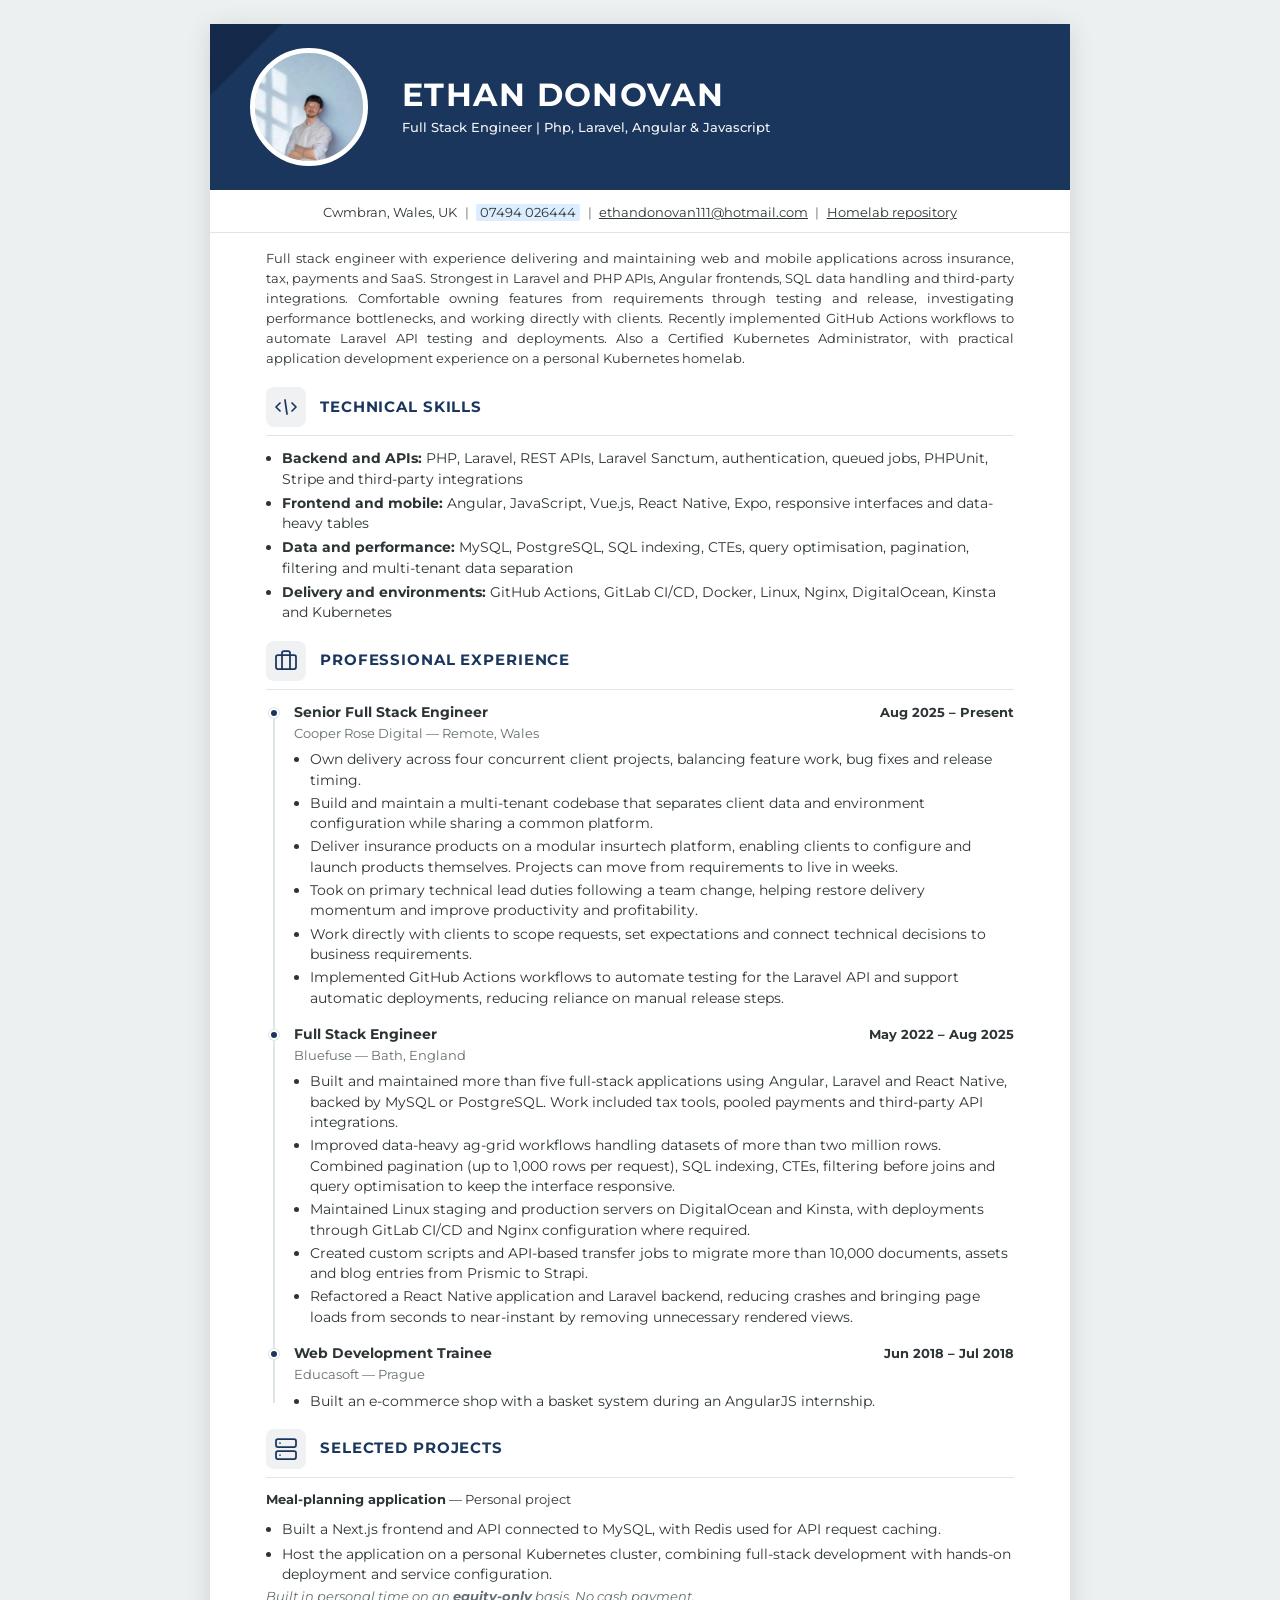
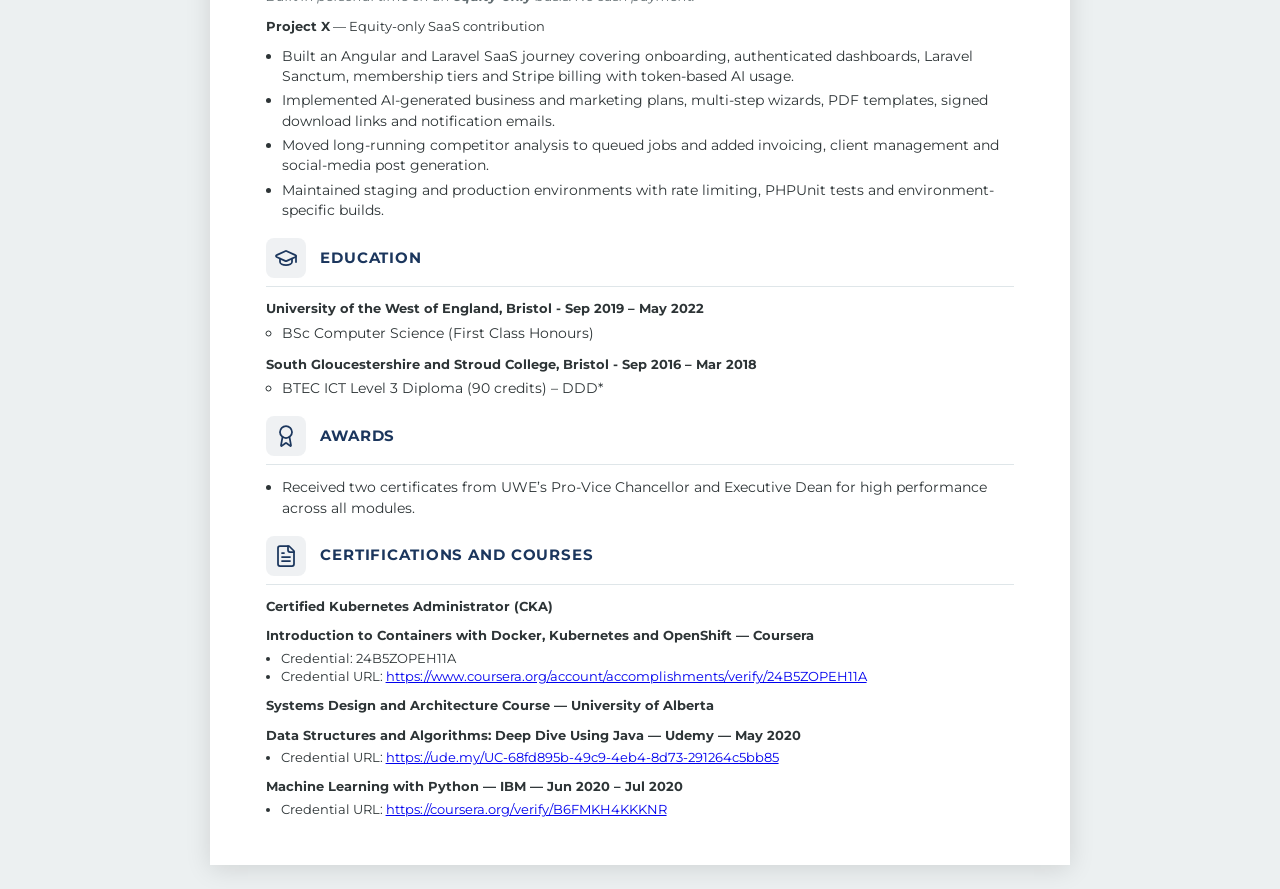
<file: cv/index.html>
<!DOCTYPE html>
<html lang="en">
  <head>
    <meta charset="UTF-8" />
    <meta name="viewport" content="width=device-width, initial-scale=1.0" />
    <title>Ethan Donovan — Full Stack CV</title>
    <link rel="preconnect" href="https://fonts.googleapis.com" />
    <link rel="preconnect" href="https://fonts.gstatic.com" crossorigin />
    <link
      href="https://fonts.googleapis.com/css2?family=Montserrat:wght@400;500;600;700&display=swap"
      rel="stylesheet"
    />
    <link rel="stylesheet" href="styles.css" />
  </head>
  <body>
    <article class="cv">
      <header class="cv-header">
        <div class="cv-header__triangle" aria-hidden="true"></div>
        <img
          class="cv-header__photo"
          src="assets/profile.png"
          alt="Ethan Donovan"
          width="118"
          height="118"
        />
        <div class="cv-header__identity">
          <h1 class="cv-header__name">ETHAN DONOVAN</h1>
          <p class="cv-header__title">
            Full Stack Engineer | Php, Laravel, Angular &amp; Javascript
          </p>
        </div>
      </header>

      <div class="cv-contact">
        <span>Cwmbran, Wales, UK</span>
        <span class="cv-contact__sep">|</span>
        <span class="cv-contact__phone">07494 026444</span>
        <span class="cv-contact__sep">|</span>
        <a href="mailto:ethandonovan111@hotmail.com">ethandonovan111@hotmail.com</a>
        <span class="cv-contact__sep">|</span>
        <a href="https://github.com/SoberBluee/homelab" target="_blank" rel="noopener"
          >Homelab repository</a
        >
      </div>

      <div class="cv-body">
        <p class="cv-summary">
          Full stack engineer with experience delivering and maintaining web and mobile
          applications across insurance, tax, payments and SaaS. Strongest in Laravel and
          PHP APIs, Angular frontends, SQL data handling and third-party integrations.
          Comfortable owning features from requirements through testing and release,
          investigating performance bottlenecks, and working directly with clients.
          Recently implemented GitHub Actions workflows to automate Laravel API testing
          and deployments. Also a Certified Kubernetes Administrator, with practical
          application development experience on a personal Kubernetes homelab.
        </p>

        <section class="cv-section" aria-labelledby="skills-heading">
          <div class="cv-section__head">
            <span class="cv-section__icon" aria-hidden="true">
              <svg class="cv-icon" xmlns="http://www.w3.org/2000/svg" viewBox="0 0 24 24">
                <path d="m18 16 4-4-4-4" />
                <path d="m6 8-4 4 4 4" />
                <path d="M11 5 L13 19" />
              </svg>
            </span>
            <h2 id="skills-heading" class="cv-section__title">TECHNICAL SKILLS</h2>
          </div>
          <hr class="cv-section__rule" />
          <ul class="cv-list cv-skills">
            <li>
              <strong>Backend and APIs:</strong> PHP, Laravel, REST APIs, Laravel Sanctum,
              authentication, queued jobs, PHPUnit, Stripe and third-party integrations
            </li>
            <li>
              <strong>Frontend and mobile:</strong> Angular, JavaScript, Vue.js, React
              Native, Expo, responsive interfaces and data-heavy tables
            </li>
            <li>
              <strong>Data and performance:</strong> MySQL, PostgreSQL, SQL indexing, CTEs,
              query optimisation, pagination, filtering and multi-tenant data separation
            </li>
            <li>
              <strong>Delivery and environments:</strong> GitHub Actions, GitLab CI/CD,
              Docker, Linux, Nginx, DigitalOcean, Kinsta and Kubernetes
            </li>
          </ul>
        </section>

        <section class="cv-section" aria-labelledby="experience-heading">
          <div class="cv-section__head">
            <span class="cv-section__icon" aria-hidden="true">
              <svg class="cv-icon" xmlns="http://www.w3.org/2000/svg" viewBox="0 0 24 24">
                <path d="M16 20V4a2 2 0 0 0-2-2h-4a2 2 0 0 0-2 2v16" />
                <rect width="20" height="14" x="2" y="6" rx="2" />
              </svg>
            </span>
            <h2 id="experience-heading" class="cv-section__title">
              PROFESSIONAL EXPERIENCE
            </h2>
          </div>
          <hr class="cv-section__rule" />

          <div class="cv-timeline">
            <article class="cv-job">
              <div class="cv-job__row">
                <h3 class="cv-job__role">Senior Full Stack Engineer</h3>
                <p class="cv-job__dates">Aug 2025 – Present</p>
              </div>
              <p class="cv-job__org">Cooper Rose Digital — Remote, Wales</p>
              <ul class="cv-job__bullets">
                <li>
                  Own delivery across four concurrent client projects, balancing feature
                  work, bug fixes and release timing.
                </li>
                <li>
                  Build and maintain a multi-tenant codebase that separates client data
                  and environment configuration while sharing a common platform.
                </li>
                <li>
                  Deliver insurance products on a modular insurtech platform, enabling
                  clients to configure and launch products themselves. Projects can move
                  from requirements to live in weeks.
                </li>
                <li>
                  Took on primary technical lead duties following a team change, helping
                  restore delivery momentum and improve productivity and profitability.
                </li>
                <li>
                  Work directly with clients to scope requests, set expectations and
                  connect technical decisions to business requirements.
                </li>
                <li>
                  Implemented GitHub Actions workflows to automate testing for the Laravel
                  API and support automatic deployments, reducing reliance on manual
                  release steps.
                </li>
              </ul>
            </article>

            <article class="cv-job">
              <div class="cv-job__row">
                <h3 class="cv-job__role">Full Stack Engineer</h3>
                <p class="cv-job__dates">May 2022 – Aug 2025</p>
              </div>
              <p class="cv-job__org">Bluefuse — Bath, England</p>
              <ul class="cv-job__bullets">
                <li>
                  Built and maintained more than five full-stack applications using
                  Angular, Laravel and React Native, backed by MySQL or PostgreSQL. Work
                  included tax tools, pooled payments and third-party API integrations.
                </li>
                <li>
                  Improved data-heavy ag-grid workflows handling datasets of more than two
                  million rows. Combined pagination (up to 1,000 rows per request), SQL
                  indexing, CTEs, filtering before joins and query optimisation to keep
                  the interface responsive.
                </li>
                <li>
                  Maintained Linux staging and production servers on DigitalOcean and
                  Kinsta, with deployments through GitLab CI/CD and Nginx configuration
                  where required.
                </li>
                <li>
                  Created custom scripts and API-based transfer jobs to migrate more than
                  10,000 documents, assets and blog entries from Prismic to Strapi.
                </li>
                <li>
                  Refactored a React Native application and Laravel backend, reducing
                  crashes and bringing page loads from seconds to near-instant by removing
                  unnecessary rendered views.
                </li>
              </ul>
            </article>

            <article class="cv-job">
              <div class="cv-job__row">
                <h3 class="cv-job__role">Web Development Trainee</h3>
                <p class="cv-job__dates">Jun 2018 – Jul 2018</p>
              </div>
              <p class="cv-job__org">Educasoft — Prague</p>
              <ul class="cv-job__bullets">
                <li>
                  Built an e-commerce shop with a basket system during an AngularJS
                  internship.
                </li>
              </ul>
            </article>
          </div>
        </section>

        <section class="cv-section" aria-labelledby="projects-heading">
          <div class="cv-section__head">
            <span class="cv-section__icon" aria-hidden="true">
              <svg class="cv-icon" xmlns="http://www.w3.org/2000/svg" viewBox="0 0 24 24">
                <rect width="20" height="8" x="2" y="2" rx="2" />
                <rect width="20" height="8" x="2" y="14" rx="2" />
                <path d="M6 6h.01" />
                <path d="M6 18h.01" />
              </svg>
            </span>
            <h2 id="projects-heading" class="cv-section__title">SELECTED PROJECTS</h2>
          </div>
          <hr class="cv-section__rule" />

          <p class="cv-freelance__project">
            <strong>Meal-planning application</strong> — Personal project
          </p>
          <ul class="cv-list">
            <li>
              Built a Next.js frontend and API connected to MySQL, with Redis used for API
              request caching.
            </li>
            <li>
              Host the application on a personal Kubernetes cluster, combining full-stack
              development with hands-on deployment and service configuration.
            </li>
          </ul>

          <p class="cv-section__note">
            Built in personal time on an <strong>equity-only</strong> basis. No cash
            payment.
          </p>
          <p class="cv-freelance__project">
            <strong>Project X</strong> — Equity-only SaaS contribution
          </p>
          <ul class="cv-list">
            <li>
              Built an Angular and Laravel SaaS journey covering onboarding, authenticated
              dashboards, Laravel Sanctum, membership tiers and Stripe billing with
              token-based AI usage.
            </li>
            <li>
              Implemented AI-generated business and marketing plans, multi-step wizards,
              PDF templates, signed download links and notification emails.
            </li>
            <li>
              Moved long-running competitor analysis to queued jobs and added invoicing,
              client management and social-media post generation.
            </li>
            <li>
              Maintained staging and production environments with rate limiting, PHPUnit
              tests and environment-specific builds.
            </li>
          </ul>
        </section>

        <section class="cv-section" aria-labelledby="education-heading">
          <div class="cv-section__head">
            <span class="cv-section__icon" aria-hidden="true">
              <svg class="cv-icon" xmlns="http://www.w3.org/2000/svg" viewBox="0 0 24 24">
                <path d="M21.42 10.922a1 1 0 0 0-.019-1.838L12.83 5.18a2 2 0 0 0-1.66 0L2.6 9.084a1 1 0 0 0 0 1.838l8.57 3.908a2 2 0 0 0 1.66 0z" />
                <path d="M22 10v6" />
                <path d="M6 12.5V16a6 3 0 0 0 12 0v-3.5" />
              </svg>
            </span>
            <h2 id="education-heading" class="cv-section__title">EDUCATION</h2>
          </div>
          <hr class="cv-section__rule" />

          <div class="cv-edu">
            <p class="cv-edu__school">
              University of the West of England, Bristol - Sep 2019 – May 2022
            </p>
            <ul class="cv-list cv-list--nested">
              <li>BSc Computer Science (First Class Honours)</li>
            </ul>
          </div>

          <div class="cv-edu">
            <p class="cv-edu__school">
              South Gloucestershire and Stroud College, Bristol - Sep 2016 – Mar 2018
            </p>
            <ul class="cv-list cv-list--nested">
              <li>BTEC ICT Level 3 Diploma (90 credits) – DDD*</li>
            </ul>
          </div>
        </section>

        <section class="cv-section" aria-labelledby="awards-heading">
          <div class="cv-section__head">
            <span class="cv-section__icon" aria-hidden="true">
              <svg class="cv-icon" xmlns="http://www.w3.org/2000/svg" viewBox="0 0 24 24">
                <path d="m15.477 12.89 1.515 8.526a.5.5 0 0 1-.81.47l-3.58-2.687a1 1 0 0 0-1.197 0l-3.586 2.686a.5.5 0 0 1-.81-.469l1.514-8.526" />
                <circle cx="12" cy="8" r="6" />
              </svg>
            </span>
            <h2 id="awards-heading" class="cv-section__title">AWARDS</h2>
          </div>
          <hr class="cv-section__rule" />
          <ul class="cv-awards">
            <li>
              Received two certificates from UWE’s Pro-Vice Chancellor and Executive Dean
              for high performance across all modules.
            </li>
          </ul>
        </section>

        <section class="cv-section" aria-labelledby="certs-heading">
          <div class="cv-section__head">
            <span class="cv-section__icon" aria-hidden="true">
              <svg class="cv-icon" xmlns="http://www.w3.org/2000/svg" viewBox="0 0 24 24">
                <path d="M15 2H6a2 2 0 0 0-2 2v16a2 2 0 0 0 2 2h12a2 2 0 0 0 2-2V7Z" />
                <path d="M14 2v4a2 2 0 0 0 2 2h4" />
                <path d="M10 9H8" />
                <path d="M16 13H8" />
                <path d="M16 17H8" />
              </svg>
            </span>
            <h2 id="certs-heading" class="cv-section__title">CERTIFICATIONS AND COURSES</h2>
          </div>
          <hr class="cv-section__rule" />

          <div class="cv-cert">
            <p class="cv-cert__title">Certified Kubernetes Administrator (CKA)</p>
          </div>

          <div class="cv-cert">
            <p class="cv-cert__title">
              Introduction to Containers with Docker, Kubernetes and OpenShift — Coursera
            </p>
            <ul class="cv-cert__meta">
              <li>Credential: 24B5ZOPEH11A</li>
              <li>
                Credential URL:
                <a href="https://www.coursera.org/account/accomplishments/verify/24B5ZOPEH11A"
                  >https://www.coursera.org/account/accomplishments/verify/24B5ZOPEH11A</a
                >
              </li>
            </ul>
          </div>

          <div class="cv-cert">
            <p class="cv-cert__title">
              Systems Design and Architecture Course — University of Alberta
            </p>
          </div>

          <div class="cv-cert">
            <p class="cv-cert__title">
              Data Structures and Algorithms: Deep Dive Using Java — Udemy — May 2020
            </p>
            <ul class="cv-cert__meta">
              <li>
                Credential URL:
                <a href="https://ude.my/UC-68fd895b-49c9-4eb4-8d73-291264c5bb85"
                  >https://ude.my/UC-68fd895b-49c9-4eb4-8d73-291264c5bb85</a
                >
              </li>
            </ul>
          </div>

          <div class="cv-cert">
            <p class="cv-cert__title">
              Machine Learning with Python — IBM — Jun 2020 – Jul 2020
            </p>
            <ul class="cv-cert__meta">
              <li>
                Credential URL:
                <a href="https://coursera.org/verify/B6FMKH4KKKNR"
                  >https://coursera.org/verify/B6FMKH4KKKNR</a
                >
              </li>
            </ul>
          </div>
        </section>
      </div>
    </article>
  </body>
</html>
</file>
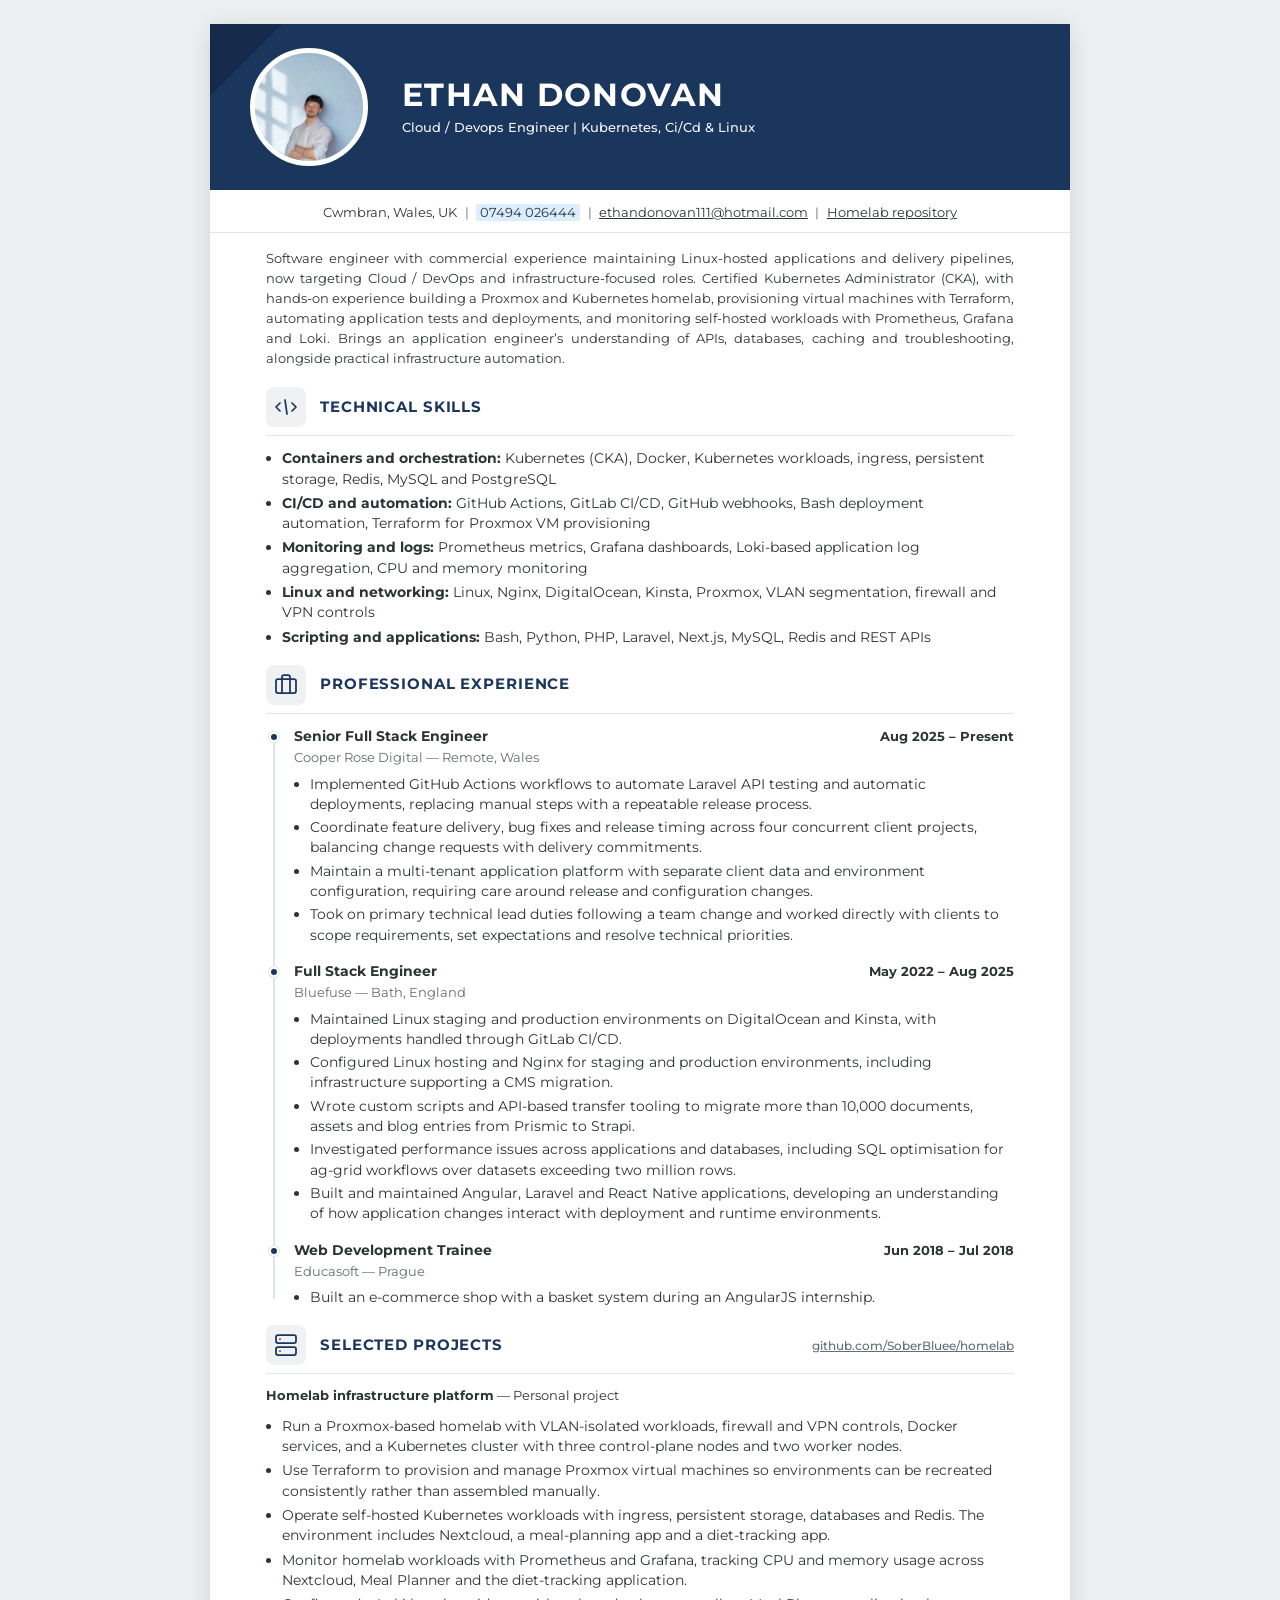
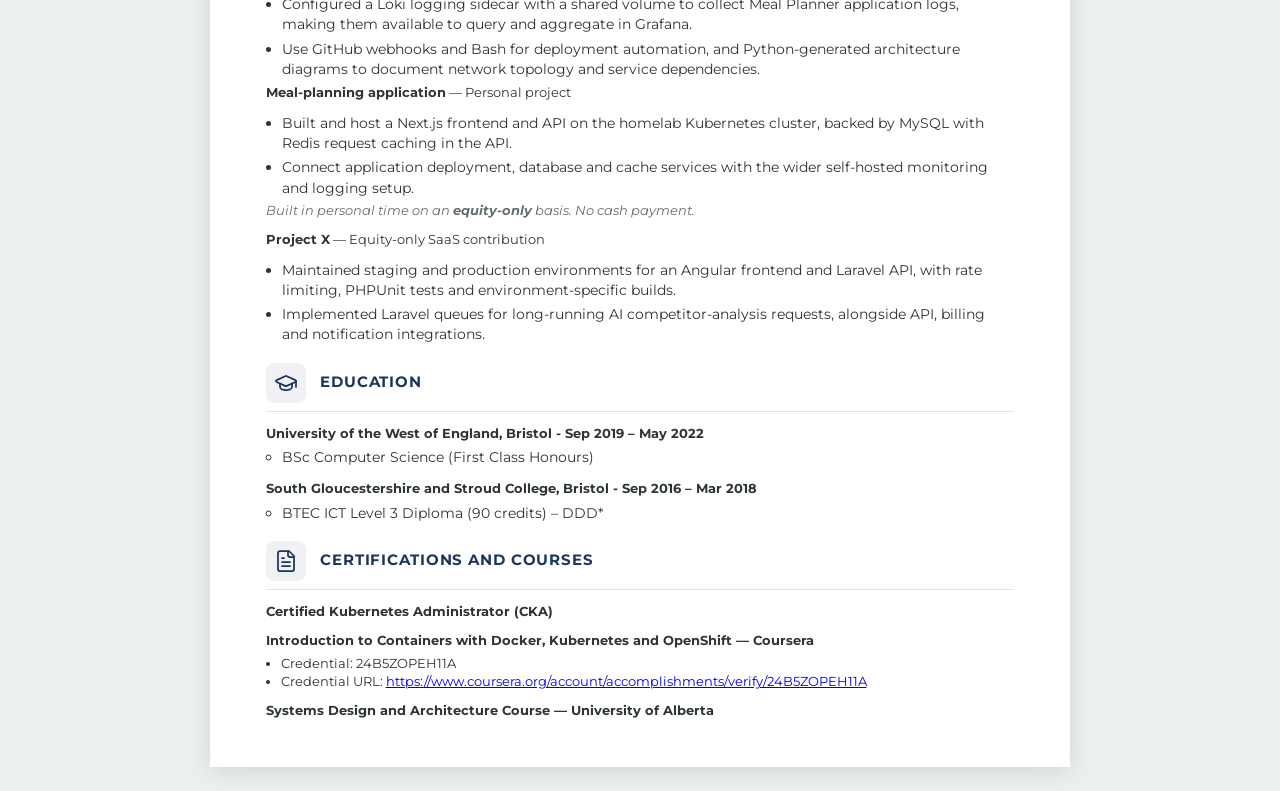
<file: cv/cloud-devops.html>
<!DOCTYPE html>
<html lang="en">
  <head>
    <meta charset="UTF-8" />
    <meta name="viewport" content="width=device-width, initial-scale=1.0" />
    <title>Ethan Donovan — Cloud / DevOps CV</title>
    <link rel="preconnect" href="https://fonts.googleapis.com" />
    <link rel="preconnect" href="https://fonts.gstatic.com" crossorigin />
    <link
      href="https://fonts.googleapis.com/css2?family=Montserrat:wght@400;500;600;700&display=swap"
      rel="stylesheet"
    />
    <link rel="stylesheet" href="styles.css" />
  </head>
  <body>
    <article class="cv">
      <header class="cv-header">
        <div class="cv-header__triangle" aria-hidden="true"></div>
        <img
          class="cv-header__photo"
          src="assets/profile.png"
          alt="Ethan Donovan"
          width="118"
          height="118"
        />
        <div class="cv-header__identity">
          <h1 class="cv-header__name">ETHAN DONOVAN</h1>
          <p class="cv-header__title">
            Cloud / Devops Engineer | Kubernetes, Ci/Cd &amp; Linux
          </p>
        </div>
      </header>

      <div class="cv-contact">
        <span>Cwmbran, Wales, UK</span>
        <span class="cv-contact__sep">|</span>
        <span class="cv-contact__phone">07494 026444</span>
        <span class="cv-contact__sep">|</span>
        <a href="mailto:ethandonovan111@hotmail.com">ethandonovan111@hotmail.com</a>
        <span class="cv-contact__sep">|</span>
        <a href="https://github.com/SoberBluee/homelab" target="_blank" rel="noopener"
          >Homelab repository</a
        >
      </div>

      <div class="cv-body">
        <p class="cv-summary">
          Software engineer with commercial experience maintaining Linux-hosted
          applications and delivery pipelines, now targeting Cloud / DevOps and
          infrastructure-focused roles. Certified Kubernetes Administrator (CKA), with
          hands-on experience building a Proxmox and Kubernetes homelab, provisioning
          virtual machines with Terraform, automating application tests and deployments,
          and monitoring self-hosted workloads with Prometheus, Grafana and Loki. Brings
          an application engineer’s understanding of APIs, databases, caching and
          troubleshooting, alongside practical infrastructure automation.
        </p>

        <section class="cv-section" aria-labelledby="skills-heading">
          <div class="cv-section__head">
            <span class="cv-section__icon" aria-hidden="true">
              <svg class="cv-icon" xmlns="http://www.w3.org/2000/svg" viewBox="0 0 24 24">
                <path d="m18 16 4-4-4-4" />
                <path d="m6 8-4 4 4 4" />
                <path d="M11 5 L13 19" />
              </svg>
            </span>
            <h2 id="skills-heading" class="cv-section__title">TECHNICAL SKILLS</h2>
          </div>
          <hr class="cv-section__rule" />
          <ul class="cv-list cv-skills">
            <li>
              <strong>Containers and orchestration:</strong> Kubernetes (CKA), Docker,
              Kubernetes workloads, ingress, persistent storage, Redis, MySQL and
              PostgreSQL
            </li>
            <li>
              <strong>CI/CD and automation:</strong> GitHub Actions, GitLab CI/CD, GitHub
              webhooks, Bash deployment automation, Terraform for Proxmox VM provisioning
            </li>
            <li>
              <strong>Monitoring and logs:</strong> Prometheus metrics, Grafana dashboards,
              Loki-based application log aggregation, CPU and memory monitoring
            </li>
            <li>
              <strong>Linux and networking:</strong> Linux, Nginx, DigitalOcean, Kinsta,
              Proxmox, VLAN segmentation, firewall and VPN controls
            </li>
            <li>
              <strong>Scripting and applications:</strong> Bash, Python, PHP, Laravel,
              Next.js, MySQL, Redis and REST APIs
            </li>
          </ul>
        </section>

        <section class="cv-section" aria-labelledby="experience-heading">
          <div class="cv-section__head">
            <span class="cv-section__icon" aria-hidden="true">
              <svg class="cv-icon" xmlns="http://www.w3.org/2000/svg" viewBox="0 0 24 24">
                <path d="M16 20V4a2 2 0 0 0-2-2h-4a2 2 0 0 0-2 2v16" />
                <rect width="20" height="14" x="2" y="6" rx="2" />
              </svg>
            </span>
            <h2 id="experience-heading" class="cv-section__title">
              PROFESSIONAL EXPERIENCE
            </h2>
          </div>
          <hr class="cv-section__rule" />

          <div class="cv-timeline">
            <article class="cv-job">
              <div class="cv-job__row">
                <h3 class="cv-job__role">Senior Full Stack Engineer</h3>
                <p class="cv-job__dates">Aug 2025 – Present</p>
              </div>
              <p class="cv-job__org">Cooper Rose Digital — Remote, Wales</p>
              <ul class="cv-job__bullets">
                <li>
                  Implemented GitHub Actions workflows to automate Laravel API testing and
                  automatic deployments, replacing manual steps with a repeatable release
                  process.
                </li>
                <li>
                  Coordinate feature delivery, bug fixes and release timing across four
                  concurrent client projects, balancing change requests with delivery
                  commitments.
                </li>
                <li>
                  Maintain a multi-tenant application platform with separate client data
                  and environment configuration, requiring care around release and
                  configuration changes.
                </li>
                <li>
                  Took on primary technical lead duties following a team change and worked
                  directly with clients to scope requirements, set expectations and resolve
                  technical priorities.
                </li>
              </ul>
            </article>

            <article class="cv-job">
              <div class="cv-job__row">
                <h3 class="cv-job__role">Full Stack Engineer</h3>
                <p class="cv-job__dates">May 2022 – Aug 2025</p>
              </div>
              <p class="cv-job__org">Bluefuse — Bath, England</p>
              <ul class="cv-job__bullets">
                <li>
                  Maintained Linux staging and production environments on DigitalOcean and
                  Kinsta, with deployments handled through GitLab CI/CD.
                </li>
                <li>
                  Configured Linux hosting and Nginx for staging and production
                  environments, including infrastructure supporting a CMS migration.
                </li>
                <li>
                  Wrote custom scripts and API-based transfer tooling to migrate more than
                  10,000 documents, assets and blog entries from Prismic to Strapi.
                </li>
                <li>
                  Investigated performance issues across applications and databases,
                  including SQL optimisation for ag-grid workflows over datasets exceeding
                  two million rows.
                </li>
                <li>
                  Built and maintained Angular, Laravel and React Native applications,
                  developing an understanding of how application changes interact with
                  deployment and runtime environments.
                </li>
              </ul>
            </article>

            <article class="cv-job">
              <div class="cv-job__row">
                <h3 class="cv-job__role">Web Development Trainee</h3>
                <p class="cv-job__dates">Jun 2018 – Jul 2018</p>
              </div>
              <p class="cv-job__org">Educasoft — Prague</p>
              <ul class="cv-job__bullets">
                <li>
                  Built an e-commerce shop with a basket system during an AngularJS
                  internship.
                </li>
              </ul>
            </article>
          </div>
        </section>

        <section class="cv-section" aria-labelledby="projects-heading">
          <div class="cv-section__head">
            <span class="cv-section__icon" aria-hidden="true">
              <svg class="cv-icon" xmlns="http://www.w3.org/2000/svg" viewBox="0 0 24 24">
                <rect width="20" height="8" x="2" y="2" rx="2" />
                <rect width="20" height="8" x="2" y="14" rx="2" />
                <path d="M6 6h.01" />
                <path d="M6 18h.01" />
              </svg>
            </span>
            <h2 id="projects-heading" class="cv-section__title">SELECTED PROJECTS</h2>
            <a
              class="cv-section__link"
              href="https://github.com/SoberBluee/homelab"
              target="_blank"
              rel="noopener noreferrer"
              >github.com/SoberBluee/homelab</a
            >
          </div>
          <hr class="cv-section__rule" />

          <p class="cv-freelance__project">
            <strong>Homelab infrastructure platform</strong> — Personal project
          </p>
          <ul class="cv-list">
            <li>
              Run a Proxmox-based homelab with VLAN-isolated workloads, firewall and VPN
              controls, Docker services, and a Kubernetes cluster with three control-plane
              nodes and two worker nodes.
            </li>
            <li>
              Use Terraform to provision and manage Proxmox virtual machines so
              environments can be recreated consistently rather than assembled manually.
            </li>
            <li>
              Operate self-hosted Kubernetes workloads with ingress, persistent storage,
              databases and Redis. The environment includes Nextcloud, a meal-planning app
              and a diet-tracking app.
            </li>
            <li>
              Monitor homelab workloads with Prometheus and Grafana, tracking CPU and
              memory usage across Nextcloud, Meal Planner and the diet-tracking
              application.
            </li>
            <li>
              Configured a Loki logging sidecar with a shared volume to collect Meal
              Planner application logs, making them available to query and aggregate in
              Grafana.
            </li>
            <li>
              Use GitHub webhooks and Bash for deployment automation, and Python-generated
              architecture diagrams to document network topology and service dependencies.
            </li>
          </ul>

          <p class="cv-freelance__project">
            <strong>Meal-planning application</strong> — Personal project
          </p>
          <ul class="cv-list">
            <li>
              Built and host a Next.js frontend and API on the homelab Kubernetes cluster,
              backed by MySQL with Redis request caching in the API.
            </li>
            <li>
              Connect application deployment, database and cache services with the wider
              self-hosted monitoring and logging setup.
            </li>
          </ul>

          <p class="cv-section__note">
            Built in personal time on an <strong>equity-only</strong> basis. No cash
            payment.
          </p>
          <p class="cv-freelance__project">
            <strong>Project X</strong> — Equity-only SaaS contribution
          </p>
          <ul class="cv-list">
            <li>
              Maintained staging and production environments for an Angular frontend and
              Laravel API, with rate limiting, PHPUnit tests and environment-specific
              builds.
            </li>
            <li>
              Implemented Laravel queues for long-running AI competitor-analysis requests,
              alongside API, billing and notification integrations.
            </li>
          </ul>
        </section>

        <section class="cv-section" aria-labelledby="education-heading">
          <div class="cv-section__head">
            <span class="cv-section__icon" aria-hidden="true">
              <svg class="cv-icon" xmlns="http://www.w3.org/2000/svg" viewBox="0 0 24 24">
                <path d="M21.42 10.922a1 1 0 0 0-.019-1.838L12.83 5.18a2 2 0 0 0-1.66 0L2.6 9.084a1 1 0 0 0 0 1.838l8.57 3.908a2 2 0 0 0 1.66 0z" />
                <path d="M22 10v6" />
                <path d="M6 12.5V16a6 3 0 0 0 12 0v-3.5" />
              </svg>
            </span>
            <h2 id="education-heading" class="cv-section__title">EDUCATION</h2>
          </div>
          <hr class="cv-section__rule" />

          <div class="cv-edu">
            <p class="cv-edu__school">
              University of the West of England, Bristol - Sep 2019 – May 2022
            </p>
            <ul class="cv-list cv-list--nested">
              <li>BSc Computer Science (First Class Honours)</li>
            </ul>
          </div>

          <div class="cv-edu">
            <p class="cv-edu__school">
              South Gloucestershire and Stroud College, Bristol - Sep 2016 – Mar 2018
            </p>
            <ul class="cv-list cv-list--nested">
              <li>BTEC ICT Level 3 Diploma (90 credits) – DDD*</li>
            </ul>
          </div>
        </section>

        <section class="cv-section" aria-labelledby="certs-heading">
          <div class="cv-section__head">
            <span class="cv-section__icon" aria-hidden="true">
              <svg class="cv-icon" xmlns="http://www.w3.org/2000/svg" viewBox="0 0 24 24">
                <path d="M15 2H6a2 2 0 0 0-2 2v16a2 2 0 0 0 2 2h12a2 2 0 0 0 2-2V7Z" />
                <path d="M14 2v4a2 2 0 0 0 2 2h4" />
                <path d="M10 9H8" />
                <path d="M16 13H8" />
                <path d="M16 17H8" />
              </svg>
            </span>
            <h2 id="certs-heading" class="cv-section__title">CERTIFICATIONS AND COURSES</h2>
          </div>
          <hr class="cv-section__rule" />

          <div class="cv-cert">
            <p class="cv-cert__title">Certified Kubernetes Administrator (CKA)</p>
          </div>

          <div class="cv-cert">
            <p class="cv-cert__title">
              Introduction to Containers with Docker, Kubernetes and OpenShift — Coursera
            </p>
            <ul class="cv-cert__meta">
              <li>Credential: 24B5ZOPEH11A</li>
              <li>
                Credential URL:
                <a href="https://www.coursera.org/account/accomplishments/verify/24B5ZOPEH11A"
                  >https://www.coursera.org/account/accomplishments/verify/24B5ZOPEH11A</a
                >
              </li>
            </ul>
          </div>

          <div class="cv-cert">
            <p class="cv-cert__title">
              Systems Design and Architecture Course — University of Alberta
            </p>
          </div>
        </section>
      </div>
    </article>
  </body>
</html>
</file>
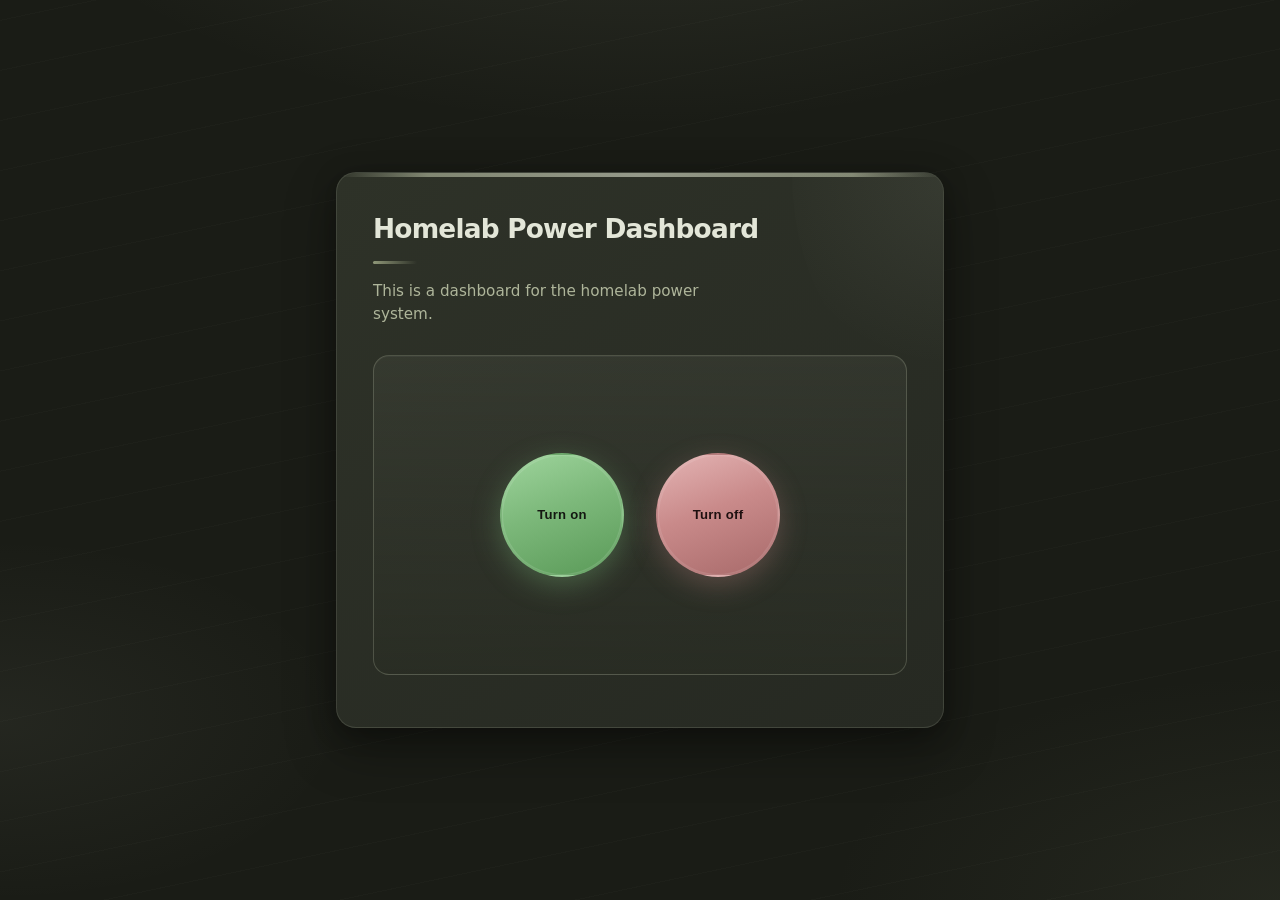
<file: pi/homelab-power/dashboard/dashboard.html>
<html>

<head>
    <meta charset="utf-8">
    <meta name="viewport" content="width=device-width, initial-scale=1">
    <title>Homelab Power Dashboard</title>
    <style>
        *,
        *::before,
        *::after {
            box-sizing: border-box;
        }

        :root {
            color-scheme: dark;
            /* Light olive + warm neutrals */
            --olive-50: #f4f5ef;
            --olive-100: #e3e6d8;
            --olive-200: #cdd2bf;
            --olive-300: #aeb59a;
            --olive-400: #8f9778;
            --olive-500: #737a5f;
            --olive-800: #3d4234;
            --olive-900: #2a2e24;

            --bg: #1a1c16;
            --bg-elevated: #22251d;
            --surface: #262922;
            --surface-highlight: #2e3228;
            --border: rgba(205, 210, 191, 0.14);
            --border-strong: rgba(174, 181, 154, 0.28);
            --text: var(--olive-50);
            --muted: var(--olive-300);
            --accent-line: var(--olive-400);

            --on: #7cb87a;
            --on-deep: #5a9a58;
            --on-glow: rgba(124, 184, 122, 0.35);
            --off: #c98a8a;
            --off-deep: #a86a6a;
            --off-glow: rgba(201, 138, 138, 0.3);

            --radius-card: 20px;
            --shadow-soft: 0 4px 24px rgba(0, 0, 0, 0.25);
            --shadow-lift: 0 20px 50px rgba(0, 0, 0, 0.35);
        }

        body {
            margin: 0;
            min-height: 100vh;
            font-family: "SF Pro Text", system-ui, -apple-system, "Segoe UI", Roboto, sans-serif;
            font-size: 1rem;
            line-height: 1.55;
            color: var(--text);
            background-color: var(--bg);
            background-image:
                radial-gradient(ellipse 100% 80% at 50% -30%, rgba(174, 181, 154, 0.18), transparent 55%),
                radial-gradient(ellipse 70% 50% at 100% 100%, rgba(115, 122, 95, 0.12), transparent 50%),
                radial-gradient(ellipse 60% 45% at 0% 80%, rgba(205, 210, 191, 0.06), transparent 45%),
                repeating-linear-gradient(
                    -12deg,
                    transparent,
                    transparent 48px,
                    rgba(205, 210, 191, 0.02) 48px,
                    rgba(205, 210, 191, 0.02) 49px
                );
            display: flex;
            align-items: center;
            justify-content: center;
            padding: clamp(1.25rem, 4vw, 2.5rem);
        }

        h1 {
            margin: 0 0 0.35rem;
            font-size: clamp(1.35rem, 3.5vw, 1.65rem);
            font-weight: 600;
            letter-spacing: -0.03em;
            color: var(--olive-100);
        }

        h1::after {
            content: "";
            display: block;
            width: 2.75rem;
            height: 3px;
            margin-top: 0.65rem;
            border-radius: 999px;
            background: linear-gradient(90deg, var(--accent-line), transparent);
        }

        p {
            margin: 1rem 0 1.75rem;
            color: var(--muted);
            max-width: 34ch;
            font-size: 0.95rem;
        }

        main {
            position: relative;
            width: min(100%, 38rem);
            padding: clamp(1.75rem, 5vw, 2.25rem);
            background:
                linear-gradient(145deg, var(--surface-highlight) 0%, var(--surface) 100%);
            border: 1px solid var(--border);
            border-radius: var(--radius-card);
            box-shadow: var(--shadow-lift), var(--shadow-soft);
            overflow: hidden;
        }

        main::before {
            content: "";
            position: absolute;
            inset: 0 0 auto 0;
            height: 4px;
            background: linear-gradient(
                90deg,
                transparent,
                var(--olive-300) 15%,
                var(--olive-200) 50%,
                var(--olive-300) 85%,
                transparent
            );
            opacity: 0.65;
        }

        main::after {
            content: "";
            position: absolute;
            top: -40%;
            right: -30%;
            width: 55%;
            height: 80%;
            border-radius: 50%;
            background: radial-gradient(circle, rgba(205, 210, 191, 0.08) 0%, transparent 70%);
            pointer-events: none;
        }

        main > * {
            position: relative;
            z-index: 1;
        }

        form {
            display: flex;
            flex-wrap: wrap;
            align-items: center;
            justify-content: center;
            gap: clamp(1.25rem, 5vw, 2rem);
            width: 100%;
            min-height: clamp(14rem, 38vh, 20rem);
            margin-top: 0.25rem;
            padding: clamp(1.75rem, 5vw, 2.75rem) clamp(1.5rem, 4vw, 2.5rem);
            border-radius: 16px;
            border: 1px solid var(--border-strong);
            background: linear-gradient(
                180deg,
                rgba(205, 210, 191, 0.06) 0%,
                rgba(42, 46, 36, 0.45) 100%
            );
            box-shadow: inset 0 1px 0 rgba(255, 255, 255, 0.04);
        }

        button {
            flex: 0 0 auto;
            width: clamp(6.5rem, 28vw, 7.75rem);
            height: clamp(6.5rem, 28vw, 7.75rem);
            cursor: pointer;
            border: 2px solid rgba(255, 255, 255, 0.08);
            border-radius: 50%;
            padding: 0.75rem;
            font-size: 0.82rem;
            font-weight: 600;
            letter-spacing: 0.02em;
            line-height: 1.25;
            text-align: center;
            display: inline-flex;
            align-items: center;
            justify-content: center;
            color: #141812;
            transition:
                transform 0.15s ease,
                box-shadow 0.2s ease,
                border-color 0.2s ease,
                filter 0.15s ease;
        }

        button:first-of-type {
            background: linear-gradient(160deg, #9ed49c 0%, var(--on) 45%, var(--on-deep) 100%);
            box-shadow:
                0 0 0 1px rgba(255, 255, 255, 0.12) inset,
                0 8px 28px var(--on-glow);
        }

        button:first-of-type:hover {
            filter: brightness(1.06);
            border-color: rgba(255, 255, 255, 0.2);
            box-shadow:
                0 0 0 1px rgba(255, 255, 255, 0.15) inset,
                0 12px 36px var(--on-glow);
            transform: translateY(-2px);
        }

        button:first-of-type:active {
            transform: translateY(0) scale(0.97);
        }

        button:last-of-type {
            background: linear-gradient(160deg, #e4b4b4 0%, var(--off) 45%, var(--off-deep) 100%);
            color: #1f1010;
            box-shadow:
                0 0 0 1px rgba(255, 255, 255, 0.1) inset,
                0 8px 28px var(--off-glow);
        }

        button:last-of-type:hover {
            filter: brightness(1.05);
            border-color: rgba(255, 255, 255, 0.18);
            box-shadow:
                0 0 0 1px rgba(255, 255, 255, 0.12) inset,
                0 12px 36px var(--off-glow);
            transform: translateY(-2px);
        }

        button:last-of-type:active {
            transform: translateY(0) scale(0.97);
        }

    </style>
</head>
<body>
    <main>
        <h1>Homelab Power Dashboard</h1>
        <p>This is a dashboard for the homelab power system.</p>

        <form>
            <button type="submit" formaction="/turn-on">Turn on</button>
            <button type="submit" formaction="/shutdown">Turn off</button>
        </form>
    </main>
</body>

</html>
</file>
<file: cv/styles.css>
/* ── Edit these variables to retheme the CV ── */
:root {
  --cv-navy: #1b365d;
  --cv-navy-dark: #152a4a;
  --cv-text: #2d3436;
  --cv-text-muted: #636e72;
  --cv-line: #dfe6e9;
  --cv-accent: #74b9ff;
  --cv-bg: #ffffff;
  --cv-font: "Montserrat", "Segoe UI", system-ui, sans-serif;
  --cv-width: 860px;
  --cv-gutter: 56px;
  --cv-icon-size: 24px;
}

*,
*::before,
*::after {
  box-sizing: border-box;
}

body {
  margin: 0;
  padding: 24px;
  background: #ecf0f1;
  font-family: var(--cv-font);
  color: var(--cv-text);
  font-size: 10.5pt;
  line-height: 1.45;
  -webkit-font-smoothing: antialiased;
}

.cv {
  width: var(--cv-width);
  max-width: 100%;
  margin: 0 auto;
  background: var(--cv-bg);
  box-shadow: 0 4px 24px rgba(0, 0, 0, 0.12);
}

/* ── Header ── */
.cv-header {
  position: relative;
  display: grid;
  grid-template-columns: 148px 1fr;
  align-items: center;
  min-height: 128px;
  padding: 24px var(--cv-gutter) 24px 32px;
  background: var(--cv-navy);
  overflow: hidden;
}

.cv-header__triangle {
  position: absolute;
  top: 0;
  left: 0;
  width: 0;
  height: 0;
  border-style: solid;
  border-width: 72px 72px 0 0;
  border-color: var(--cv-navy-dark) transparent transparent transparent;
  z-index: 1;
}

.cv-header__photo {
  position: relative;
  z-index: 3;
  width: 118px;
  height: 118px;
  margin-left: 8px;
  border-radius: 50%;
  border: 5px solid #fff;
  object-fit: cover;
  object-position: center top;
  background: #ddd;
}

.cv-header__identity {
  position: relative;
  z-index: 2;
  padding-left: 12px;
  color: #fff;
}

.cv-header__name {
  margin: 0;
  font-size: 24pt;
  font-weight: 700;
  letter-spacing: 0.04em;
  line-height: 1.15;
}

.cv-header__title {
  margin: 6px 0 0;
  font-size: 10pt;
  font-weight: 500;
  line-height: 1.35;
  opacity: 0.95;
}

/* ── Contact bar ── */
.cv-contact {
  text-align: center;
  padding: 14px var(--cv-gutter) 10px;
  font-size: 9.5pt;
  color: var(--cv-text);
  border-bottom: 1px solid var(--cv-line);
}

.cv-contact__phone {
  background: rgba(116, 185, 255, 0.25);
  padding: 1px 4px;
  border-radius: 2px;
}

.cv-contact a {
  color: var(--cv-text);
  text-decoration: underline;
}

.cv-contact__sep {
  margin: 0 0.35em;
  color: var(--cv-text-muted);
}

/* ── Main body padding ── */
.cv-body {
  padding: 16px var(--cv-gutter) 28px;
}

.cv-summary {
  margin: 0 0 18px;
  text-align: justify;
  font-size: 10pt;
  line-height: 1.5;
}

/* ── Section layout (icon + title + rule) ── */
.cv-section {
  margin-bottom: 18px;
}

.cv-section__head {
  display: flex;
  align-items: center;
  gap: 14px;
  margin-bottom: 8px;
}

.cv-section__icon {
  flex-shrink: 0;
  display: flex;
  align-items: center;
  justify-content: center;
  width: 40px;
  height: 40px;
  border-radius: 8px;
  background: rgba(27, 54, 93, 0.07);
  color: var(--cv-navy);
}

.cv-icon {
  width: var(--cv-icon-size);
  height: var(--cv-icon-size);
  display: block;
  color: inherit;
  fill: none;
  stroke: currentColor;
  stroke-width: 1.75;
  stroke-linecap: round;
  stroke-linejoin: round;
}

.cv-section__title {
  margin: 0;
  flex: 1;
  font-size: 11pt;
  font-weight: 700;
  letter-spacing: 0.06em;
  color: var(--cv-navy);
}

.cv-section__link {
  margin-left: auto;
  flex-shrink: 0;
  font-size: 9pt;
  font-weight: 500;
  color: var(--cv-text-muted);
  text-decoration: underline;
  white-space: nowrap;
}

.cv-section__link:hover {
  color: var(--cv-navy);
}

.cv-section__note {
  margin: 0 0 10px;
  font-size: 9.5pt;
  font-style: italic;
  color: var(--cv-text-muted);
  line-height: 1.45;
}

.cv-freelance__project {
  margin: 0 0 10px;
  font-size: 10pt;
  line-height: 1.45;
}

.cv-section__rule {
  border: none;
  border-top: 1px solid var(--cv-line);
  margin: 0 0 12px;
}

/* ── Lists ── */
.cv-list {
  margin: 0;
  padding-left: 1.15em;
}

.cv-list > li {
  margin-bottom: 4px;
}

.cv-list--nested {
  list-style-type: circle;
  margin-top: 4px;
}

/* Skills: bold labels inline */
.cv-skills strong {
  font-weight: 700;
}

/* ── Certifications ── */
.cv-cert {
  margin-bottom: 10px;
}

.cv-cert:last-child {
  margin-bottom: 0;
}

.cv-cert__title {
  margin: 0 0 4px;
  font-weight: 700;
  font-size: 10pt;
}

.cv-cert__meta {
  margin: 0;
  padding-left: 1.15em;
  list-style: disc;
  font-size: 9.5pt;
  color: var(--cv-text);
}

/* ── Experience timeline ── */
.cv-timeline {
  position: relative;
  padding-left: 28px;
}

.cv-timeline::before {
  content: "";
  position: absolute;
  left: 7px;
  top: 8px;
  bottom: 8px;
  width: 2px;
  background: var(--cv-line);
}

/* Timeline continues on page 2 (Kitchen Porter) */
.cv-timeline--continued::before {
  top: 0;
}

.cv-job {
  position: relative;
  margin-bottom: 16px;
}

.cv-job:last-child {
  margin-bottom: 0;
}

.cv-job::before {
  content: "";
  position: absolute;
  left: -25px;
  top: 6px;
  width: 10px;
  height: 10px;
  border-radius: 50%;
  background: var(--cv-navy);
  border: 2px solid #fff;
  box-shadow: 0 0 0 1px var(--cv-line);
  z-index: 1;
}

.cv-job__row {
  display: flex;
  justify-content: space-between;
  align-items: baseline;
  gap: 12px;
  margin-bottom: 2px;
}

.cv-job__role {
  margin: 0;
  font-size: 10.5pt;
  font-weight: 700;
}

.cv-job__dates {
  margin: 0;
  font-size: 10pt;
  font-weight: 700;
  white-space: nowrap;
}

.cv-job__org {
  margin: 0 0 6px;
  font-size: 10pt;
  color: var(--cv-text-muted);
}

.cv-job__bullets {
  margin: 0;
  padding-left: 1.15em;
}

.cv-job__bullets li {
  margin-bottom: 3px;
}

/* ── Education ── */
.cv-edu {
  margin-bottom: 12px;
}

.cv-edu:last-child {
  margin-bottom: 0;
}

.cv-edu__school {
  margin: 0 0 4px;
  font-weight: 700;
  font-size: 10pt;
}

/* ── Awards ── */
.cv-awards {
  margin: 0;
  padding-left: 1.15em;
}

/* ── Footer ── */
.cv-footer {
  margin-top: 20px;
  font-size: 9pt;
  font-style: italic;
  color: var(--cv-text-muted);
}

/* ── Print / page 2 ── */
.cv-page-break {
  page-break-before: always;
  break-before: page;
}

@page {
  size: A4;
  margin: 0;
}

@media print {
  body {
    padding: 0;
    background: #fff;
  }

  .cv {
    box-shadow: none;
    width: 100%;
    max-width: none;
  }

  .cv-section__icon {
    -webkit-print-color-adjust: exact;
    print-color-adjust: exact;
  }
}
</file>
